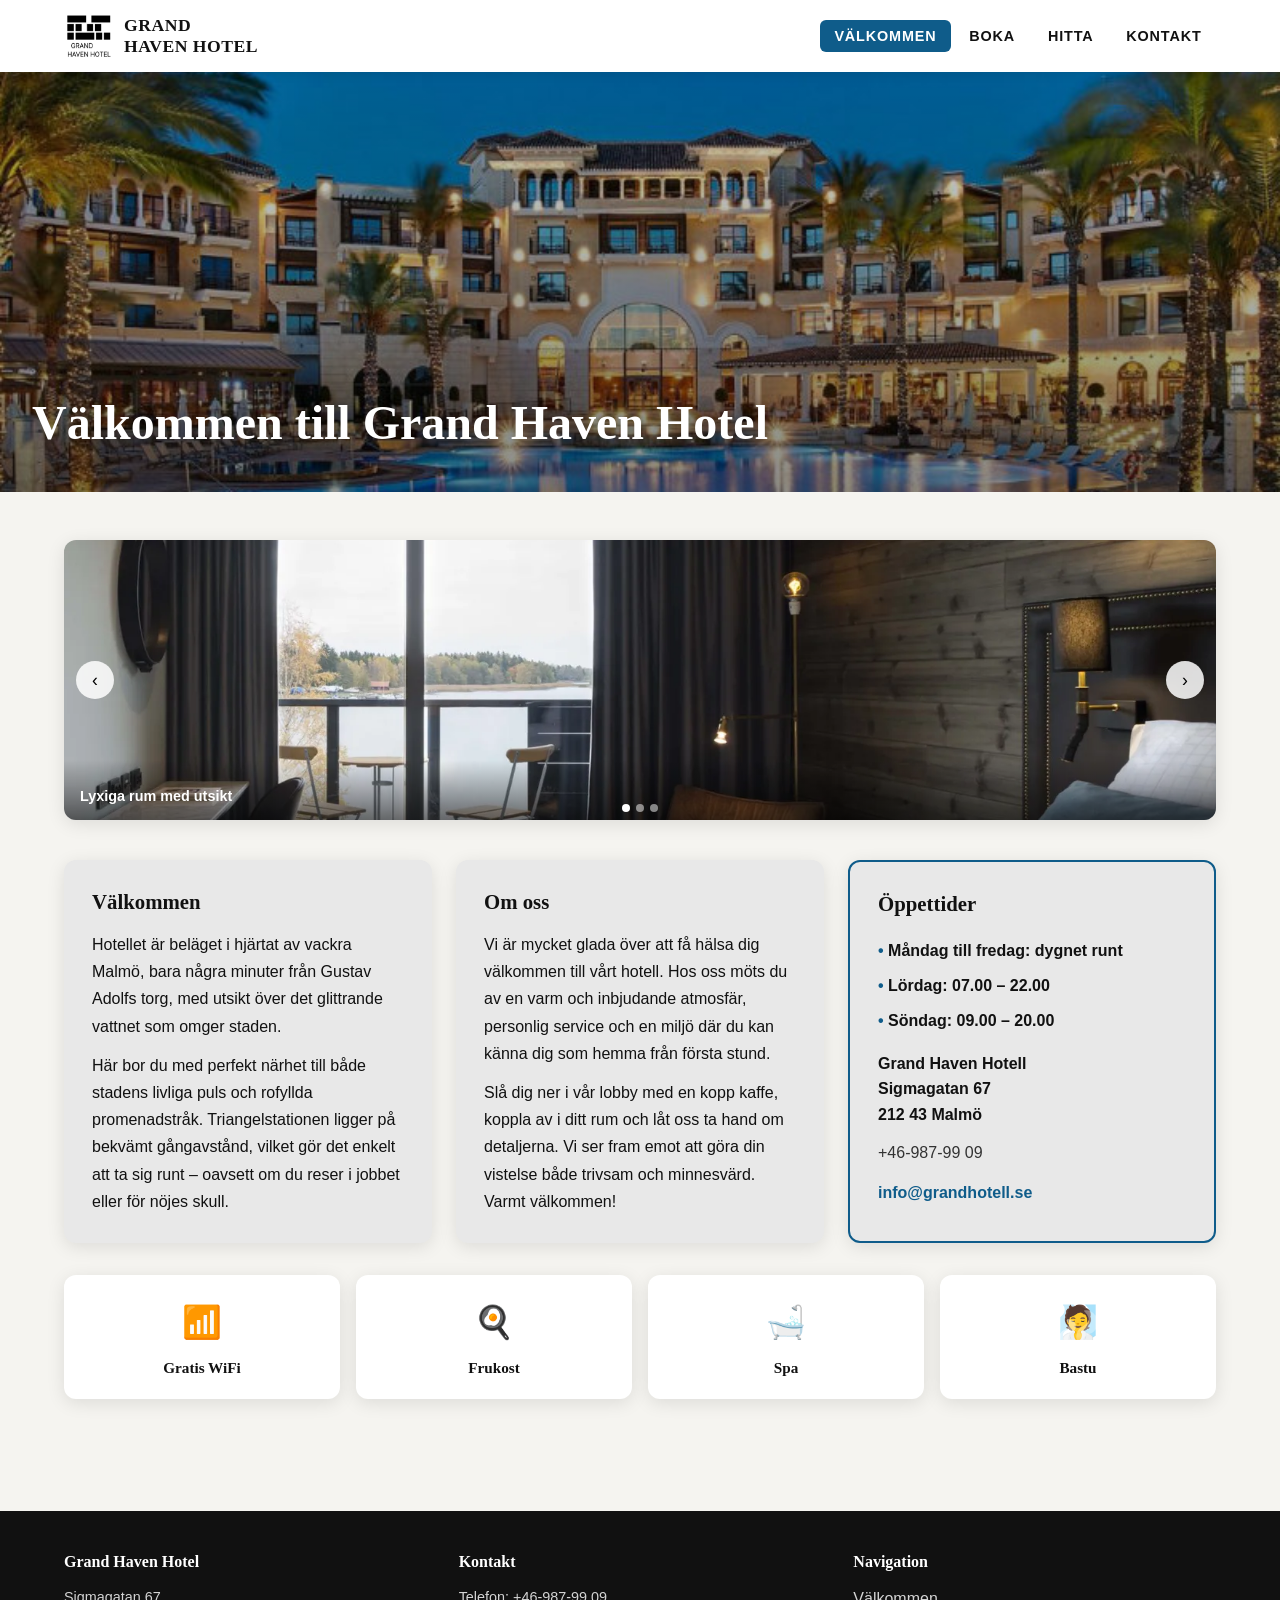
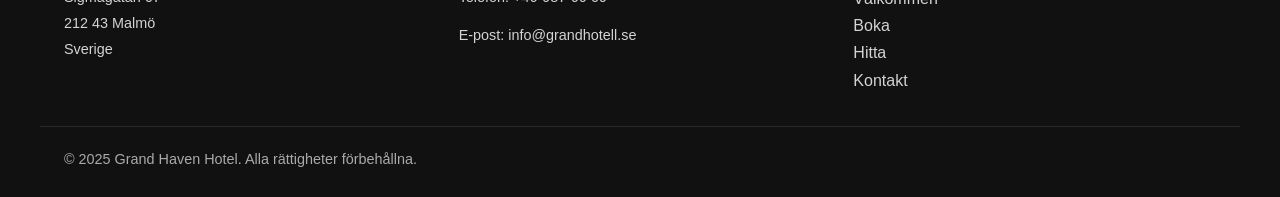
<file: index.html>
<!DOCTYPE html>
<html lang="sv">
<head>
  <meta charset="UTF-8">
  <meta name="viewport" content="width=device-width, initial-scale=1.0">
  <title>Grand Haven Hotel - Startsida</title>
  <meta name="description" content="Grand Haven Hotel i hjärtat av Malmö. Lyxigt boende nära Gustav Adolfs torg med utsikt över vattnet. Välkommen till oss.">
  <link rel="stylesheet" href="style.css">
  <script src="script.js" defer></script>
</head>
<body>

  <!-- HEADER -->
  <header>
    <div class="header-inner">
      <a href="index.html" class="logo" aria-label="Grand Haven Hotel startsida">
        <img src="logo.webp" alt="Grand Haven Hotel logotyp" class="logo-icon">
        <span class="logo-text">GRAND<br>HAVEN HOTEL</span>
      </a>
      <nav aria-label="Huvudmeny">
        <ul>
          <li><a href="index.html" class="active">Välkommen</a></li>
          <li><a href="boka.html">Boka</a></li>
          <li><a href="hitta.html">Hitta</a></li>
          <li><a href="kontakt.html">Kontakt</a></li>
        </ul>
      </nav>
      <button class="hamburger" aria-label="Öppna meny" aria-expanded="false" aria-controls="mobile-nav">
        <span></span><span></span><span></span>
      </button>
    </div>
  </header>

  <!-- MOBILE NAV -->
  <nav class="mobile-nav" id="mobile-nav" aria-label="Mobilmeny">
    <a href="index.html" class="active">Välkommen</a>
    <a href="boka.html">Boka</a>
    <a href="hitta.html">Hitta</a>
    <a href="kontakt.html">Kontakt</a>
  </nav>

  <!-- HERO -->
  <section class="hero" aria-label="Hotellvy">
    <img src="hero.webp" alt="Utsikt från Grand Haven Hotel" width="1400" height="420">
    <div class="hero-overlay">
      <h1 class="hero-title">Välkommen till Grand Haven Hotel</h1>
    </div>
  </section>

  <!-- MAIN CONTENT -->
  <main class="page-content">
    <div class="container">

      <!-- Slideshow -->
      <div class="slideshow" role="region" aria-label="Bildspel av hotellet">
        <div class="slide active">
          <img src="rum.webp" alt="Hotellrum på Grand Haven Hotel" width="1200" height="280">
          <div class="slide-caption">Lyxiga rum med utsikt</div>
        </div>
        <div class="slide">
          <img src="lobby.webp" alt="Lobbyn på Grand Haven Hotel" width="1200" height="280">
          <div class="slide-caption">Välkomnande lobby</div>
        </div>
        <div class="slide">
          <img src="spa.webp" alt="Spa på Grand Haven Hotel" width="1200" height="280">
          <div class="slide-caption">Exklusivt spa och bastu</div>
        </div>
        <button class="slide-btn prev" aria-label="Föregående bild">&#8249;</button>
        <button class="slide-btn next" aria-label="Nästa bild">&#8250;</button>
        <div class="slide-dots" aria-hidden="true">
          <span class="dot"></span>
          <span class="dot"></span>
          <span class="dot"></span>
        </div>
      </div>

      <!-- Three columns -->
      <div class="grid-3" style="margin-top: 2.5rem;">

        <div class="card">
          <h2>Välkommen</h2>
          <p>Hotellet är beläget i hjärtat av vackra Malmö, bara några minuter från Gustav Adolfs torg, med utsikt över det glittrande vattnet som omger staden.</p>
          <p>Här bor du med perfekt närhet till både stadens livliga puls och rofyllda promenadstråk. Triangelstationen ligger på bekvämt gångavstånd, vilket gör det enkelt att ta sig runt – oavsett om du reser i jobbet eller för nöjes skull.</p>
        </div>

        <div class="card">
          <h2>Om oss</h2>
          <p>Vi är mycket glada över att få hälsa dig välkommen till vårt hotell. Hos oss möts du av en varm och inbjudande atmosfär, personlig service och en miljö där du kan känna dig som hemma från första stund.</p>
          <p>Slå dig ner i vår lobby med en kopp kaffe, koppla av i ditt rum och låt oss ta hand om detaljerna. Vi ser fram emot att göra din vistelse både trivsam och minnesvärd. Varmt välkommen!</p>
        </div>

        <div class="card card-accent">
          <h2>Öppettider</h2>
          <ul class="hours-list">
            <li>Måndag till fredag: dygnet runt</li>
            <li>Lördag: 07.00 – 22.00</li>
            <li>Söndag: 09.00 – 20.00</li>
          </ul>
          <p class="contact-address">Grand Haven Hotell<br>Sigmagatan 67<br>212 43 Malmö</p>
          <p class="contact-phone">+46-987-99 09</p>
          <p class="contact-email">info@grandhotell.se</p>
        </div>

      </div>

      <!-- Services -->
      <div class="services" role="region" aria-label="Hotellets tjänster">
        <div class="service-item">
          <div class="service-icon" aria-hidden="true">&#x1F4F6;</div>
          <h3>Gratis WiFi</h3>
        </div>
        <div class="service-item">
          <div class="service-icon" aria-hidden="true">&#x1F373;</div>
          <h3>Frukost</h3>
        </div>
        <div class="service-item">
          <div class="service-icon" aria-hidden="true">&#x1F6C1;</div>
          <h3>Spa</h3>
        </div>
        <div class="service-item">
          <div class="service-icon" aria-hidden="true">&#x1F9D6;</div>
          <h3>Bastu</h3>
        </div>
      </div>

    </div>
  </main>

  <!-- FOOTER -->
  <footer>
    <div class="footer-inner">
      <div>
        <h3>Grand Haven Hotel</h3>
        <address>
          Sigmagatan 67<br>
          212 43 Malmö<br>
          Sverige
        </address>
      </div>
      <div>
        <h3>Kontakt</h3>
        <p>Telefon: +46-987-99 09</p>
        <p>E-post: <a href="mailto:info@grandhotell.se">info@grandhotell.se</a></p>
      </div>
      <div>
        <h3>Navigation</h3>
        <ul>
          <li><a href="index.html">Välkommen</a></li>
          <li><a href="boka.html">Boka</a></li>
          <li><a href="hitta.html">Hitta</a></li>
          <li><a href="kontakt.html">Kontakt</a></li>
        </ul>
      </div>
    </div>
    <div class="footer-bottom">
      <p>&copy; 2025 Grand Haven Hotel. Alla rättigheter förbehållna.</p>
    </div>
  </footer>

</body>
</html>
</file>
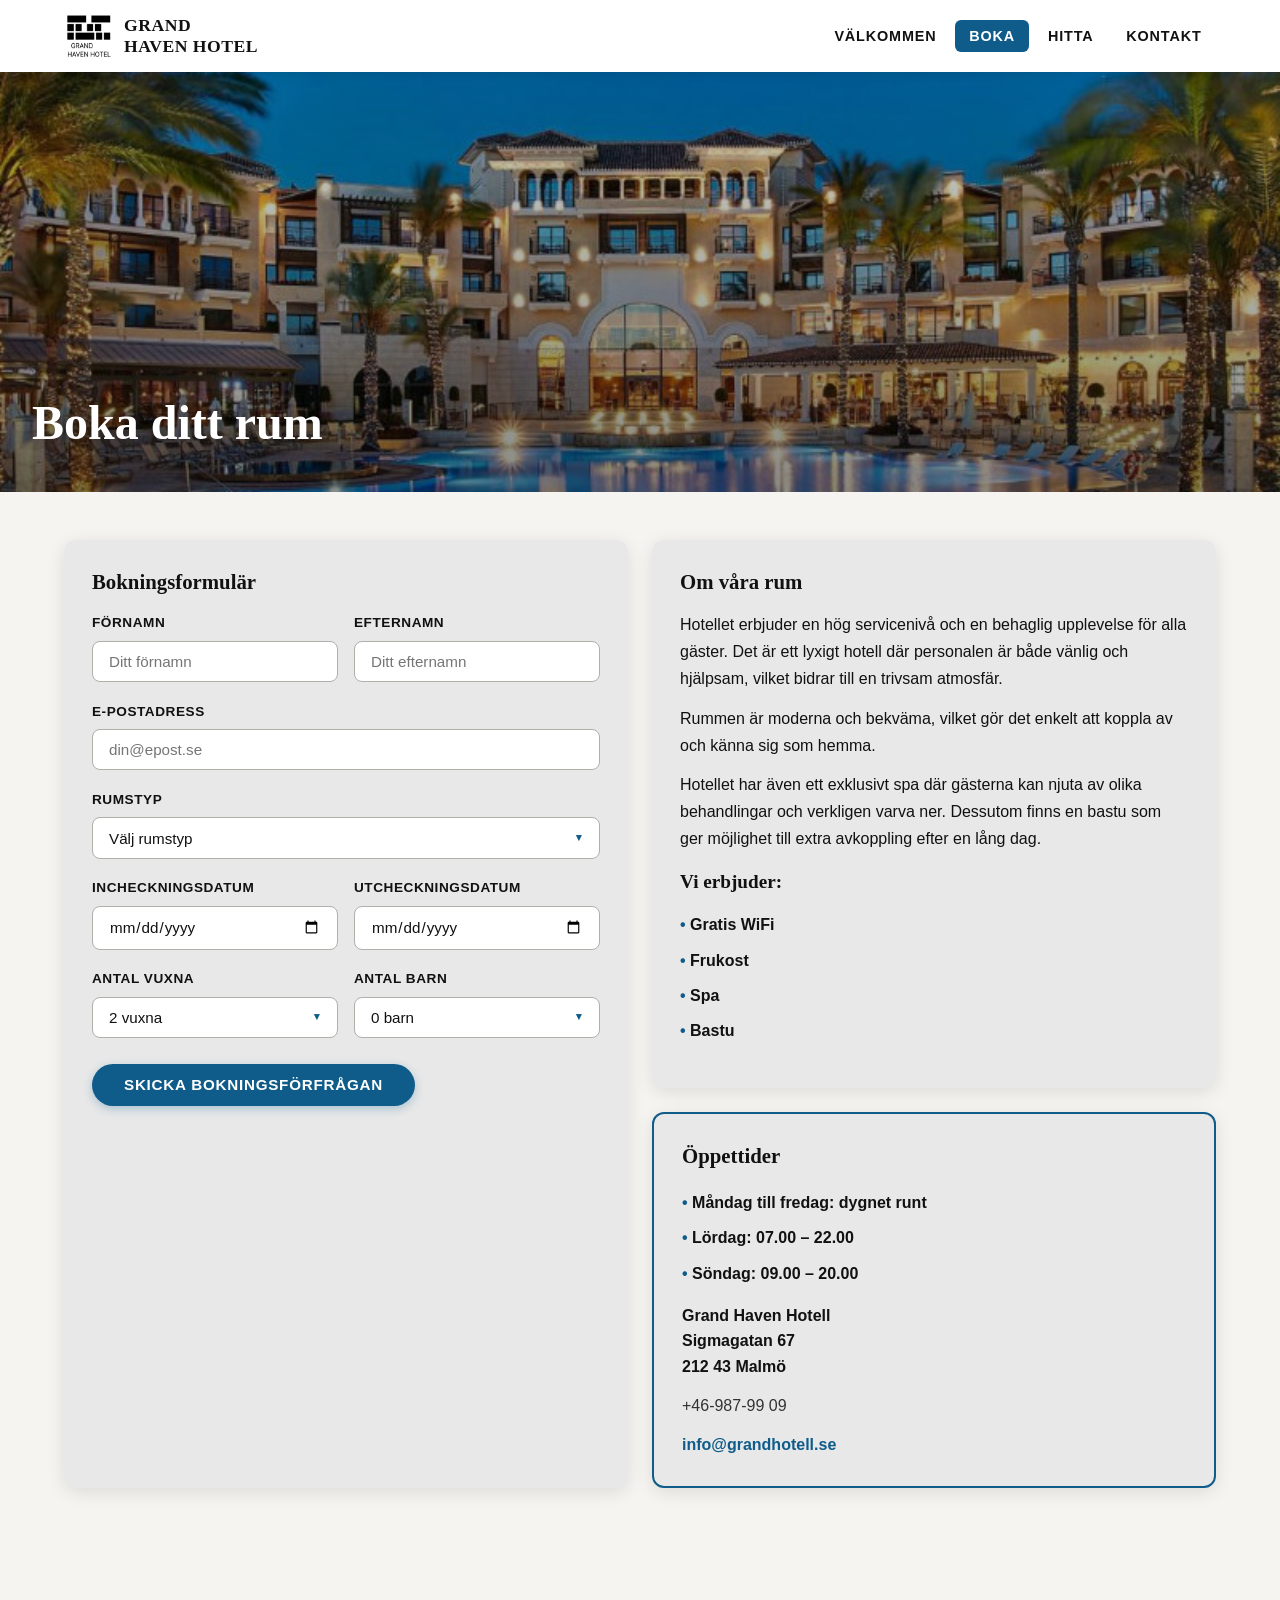
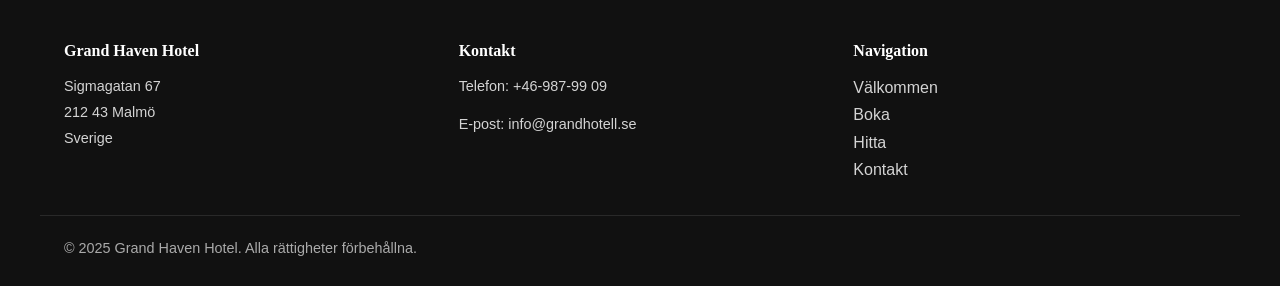
<file: boka.html>
<!DOCTYPE html>
<html lang="sv">
<head>
  <meta charset="UTF-8">
  <meta name="viewport" content="width=device-width, initial-scale=1.0">
  <title>Grand Haven Hotel - Boka rum</title>
  <meta name="description" content="Boka ditt rum på Grand Haven Hotel i Malmö. Välj rumstyp, datum och antal gäster enkelt och snabbt.">
  <link rel="stylesheet" href="style.css">
  <script src="script.js" defer></script>
</head>
<body>

  <!-- HEADER -->
  <header>
    <div class="header-inner">
      <a href="index.html" class="logo" aria-label="Grand Haven Hotel startsida">
        <img src="logo.webp" alt="Grand Haven Hotel logotyp" class="logo-icon">
        <span class="logo-text">GRAND<br>HAVEN HOTEL</span>
      </a>
      <nav aria-label="Huvudmeny">
        <ul>
          <li><a href="index.html">Välkommen</a></li>
          <li><a href="boka.html" class="active">Boka</a></li>
          <li><a href="hitta.html">Hitta</a></li>
          <li><a href="kontakt.html">Kontakt</a></li>
        </ul>
      </nav>
      <button class="hamburger" aria-label="Öppna meny" aria-expanded="false" aria-controls="mobile-nav">
        <span></span><span></span><span></span>
      </button>
    </div>
  </header>

  <!-- MOBILE NAV -->
  <nav class="mobile-nav" id="mobile-nav" aria-label="Mobilmeny">
    <a href="index.html">Välkommen</a>
    <a href="boka.html" class="active">Boka</a>
    <a href="hitta.html">Hitta</a>
    <a href="kontakt.html">Kontakt</a>
  </nav>

  <!-- HERO -->
  <section class="hero" aria-label="Hotellbild">
    <img src="hero.webp" alt="Grand Haven Hotel" width="1400" height="420">
    <div class="hero-overlay">
      <h1 class="hero-title">Boka ditt rum</h1>
    </div>
  </section>

  <!-- MAIN -->
  <main class="page-content">
    <div class="container">
      <div class="grid-2">

        <!-- Booking form -->
        <div class="card">
          <h2>Bokningsformulär</h2>

          <div class="form-row">
            <div class="form-group">
              <label for="fornamn">Förnamn</label>
              <input type="text" id="fornamn" name="fornamn" placeholder="Ditt förnamn" autocomplete="given-name">
            </div>
            <div class="form-group">
              <label for="efternamn">Efternamn</label>
              <input type="text" id="efternamn" name="efternamn" placeholder="Ditt efternamn" autocomplete="family-name">
            </div>
          </div>

          <div class="form-group">
            <label for="epost-boka">E-postadress</label>
            <input type="email" id="epost-boka" name="epost" placeholder="din@epost.se" autocomplete="email">
          </div>

          <div class="form-group">
            <label for="rumstyp">Rumstyp</label>
            <div class="select-wrapper">
              <select id="rumstyp" name="rumstyp">
                <option value="">Välj rumstyp</option>
                <option value="standard">Standardrum</option>
                <option value="deluxe">Deluxerum</option>
                <option value="svit">Svit</option>
                <option value="familj">Familjerum</option>
              </select>
            </div>
          </div>

          <div class="form-row">
            <div class="form-group">
              <label for="incheckning">Incheckningsdatum</label>
              <input type="date" id="incheckning" name="incheckning">
            </div>
            <div class="form-group">
              <label for="utcheckning">Utcheckningsdatum</label>
              <input type="date" id="utcheckning" name="utcheckning">
            </div>
          </div>

          <div class="form-row">
            <div class="form-group">
              <label for="vuxna">Antal vuxna</label>
              <div class="select-wrapper">
                <select id="vuxna" name="vuxna">
                  <option value="1">1 vuxen</option>
                  <option value="2" selected>2 vuxna</option>
                  <option value="3">3 vuxna</option>
                  <option value="4">4 vuxna</option>
                </select>
              </div>
            </div>
            <div class="form-group">
              <label for="barn">Antal barn</label>
              <div class="select-wrapper">
                <select id="barn" name="barn">
                  <option value="0" selected>0 barn</option>
                  <option value="1">1 barn</option>
                  <option value="2">2 barn</option>
                  <option value="3">3 barn</option>
                </select>
              </div>
            </div>
          </div>

          <button type="button" class="btn" style="margin-top: 0.5rem;">Skicka bokningsförfrågan</button>
        </div>

        <!-- Info panel -->
        <div>
          <div class="card" style="margin-bottom: 1.5rem;">
            <h2>Om våra rum</h2>
            <p>Hotellet erbjuder en hög servicenivå och en behaglig upplevelse för alla gäster. Det är ett lyxigt hotell där personalen är både vänlig och hjälpsam, vilket bidrar till en trivsam atmosfär.</p>
            <p>Rummen är moderna och bekväma, vilket gör det enkelt att koppla av och känna sig som hemma.</p>
            <p>Hotellet har även ett exklusivt spa där gästerna kan njuta av olika behandlingar och verkligen varva ner. Dessutom finns en bastu som ger möjlighet till extra avkoppling efter en lång dag.</p>
            <h3 style="margin-top: 1rem; margin-bottom: 0.5rem;">Vi erbjuder:</h3>
            <ul class="hours-list">
              <li>Gratis WiFi</li>
              <li>Frukost</li>
              <li>Spa</li>
              <li>Bastu</li>
            </ul>
          </div>

          <div class="card card-accent">
            <h2>Öppettider</h2>
            <ul class="hours-list">
              <li>Måndag till fredag: dygnet runt</li>
              <li>Lördag: 07.00 – 22.00</li>
              <li>Söndag: 09.00 – 20.00</li>
            </ul>
            <p class="contact-address">Grand Haven Hotell<br>Sigmagatan 67<br>212 43 Malmö</p>
            <p class="contact-phone">+46-987-99 09</p>
            <p class="contact-email">info@grandhotell.se</p>
          </div>
        </div>

      </div>
    </div>
  </main>

  <!-- FOOTER -->
  <footer>
    <div class="footer-inner">
      <div>
        <h3>Grand Haven Hotel</h3>
        <address>
          Sigmagatan 67<br>
          212 43 Malmö<br>
          Sverige
        </address>
      </div>
      <div>
        <h3>Kontakt</h3>
        <p>Telefon: +46-987-99 09</p>
        <p>E-post: <a href="mailto:info@grandhotell.se">info@grandhotell.se</a></p>
      </div>
      <div>
        <h3>Navigation</h3>
        <ul>
          <li><a href="index.html">Välkommen</a></li>
          <li><a href="boka.html">Boka</a></li>
          <li><a href="hitta.html">Hitta</a></li>
          <li><a href="kontakt.html">Kontakt</a></li>
        </ul>
      </div>
    </div>
    <div class="footer-bottom">
      <p>&copy; 2025 Grand Haven Hotel. Alla rättigheter förbehållna.</p>
    </div>
  </footer>

</body>
</html>
</file>
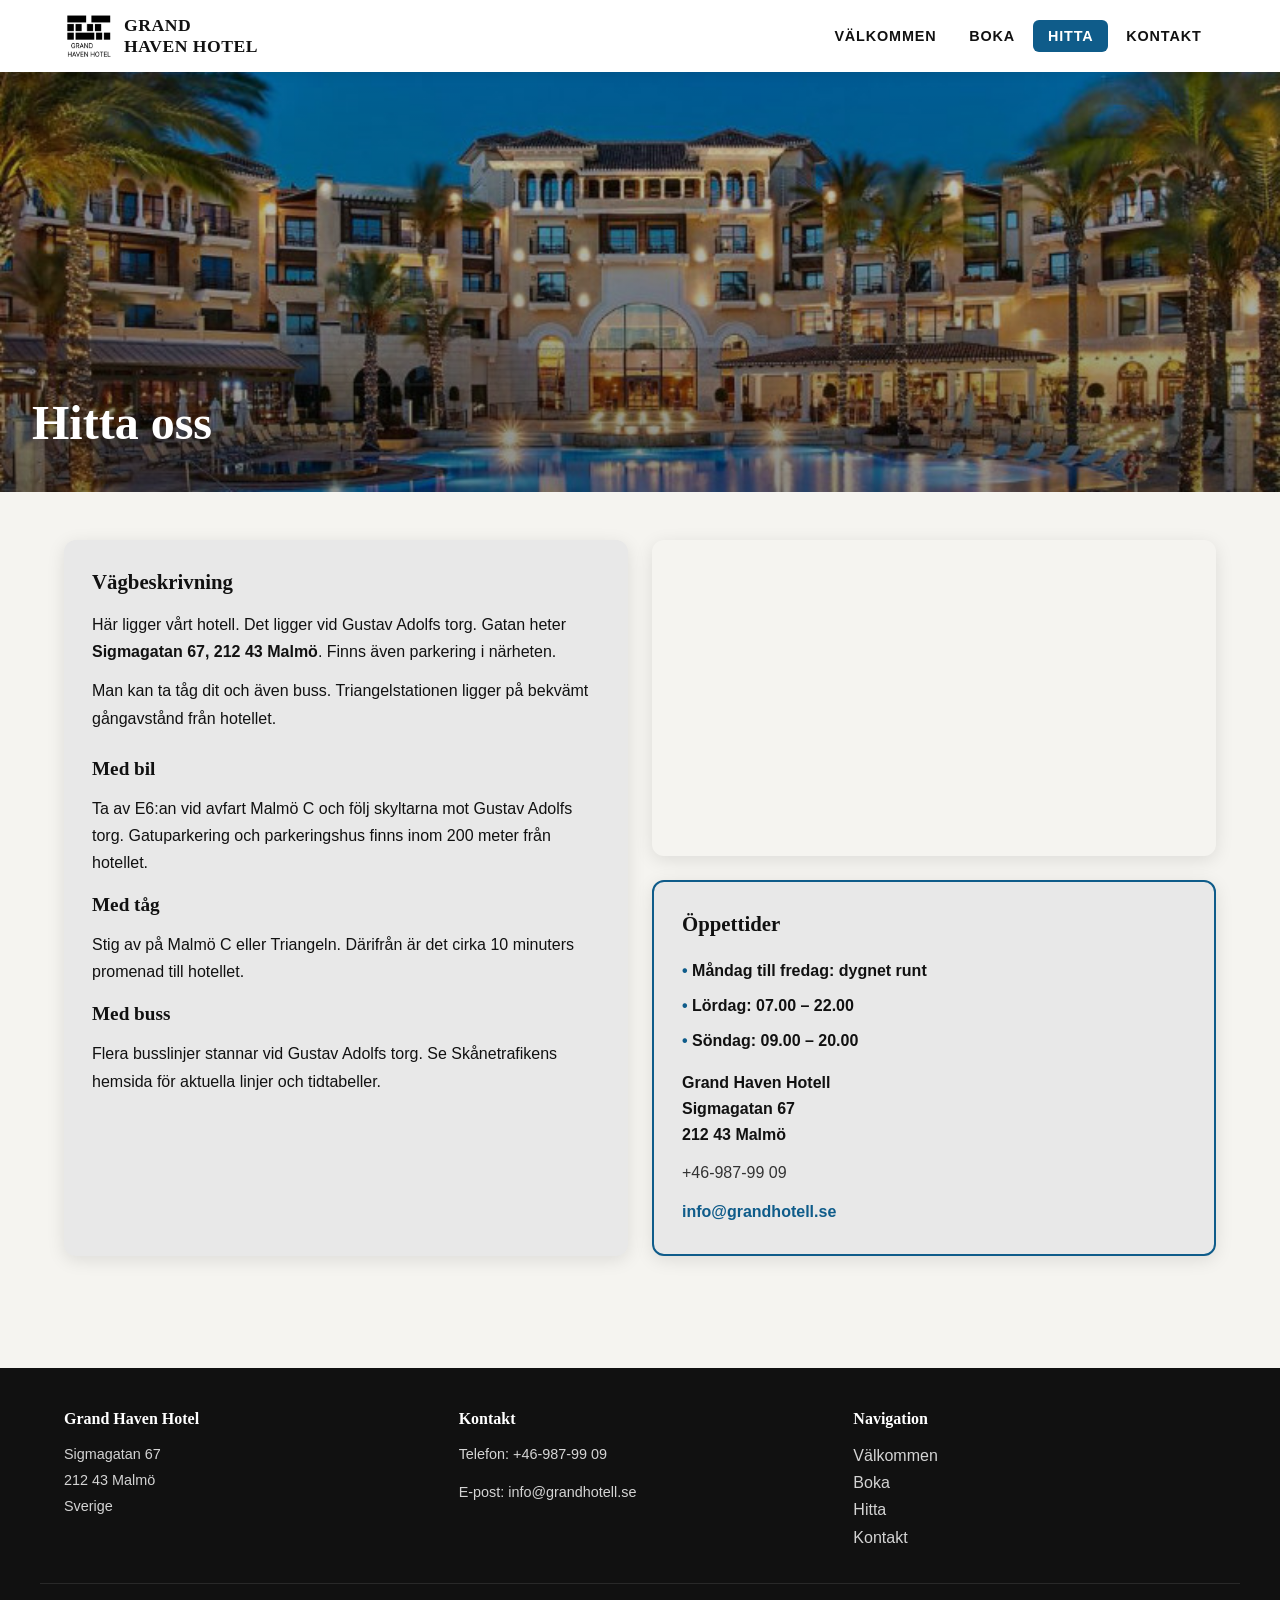
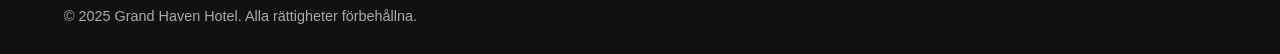
<file: hitta.html>
<!DOCTYPE html>
<html lang="sv">
<head>
  <meta charset="UTF-8">
  <meta name="viewport" content="width=device-width, initial-scale=1.0">
  <title>Grand Haven Hotel - Hitta oss</title>
  <meta name="description" content="Hitta Grand Haven Hotel i Malmö. Vi ligger vid Gustav Adolfs torg, Sigmagatan 67, 212 43 Malmö. Vägbeskrivning med bil, tåg och buss.">
  <link rel="stylesheet" href="style.css">
  <script src="script.js" defer></script>
</head>
<body>

  <!-- HEADER -->
  <header>
    <div class="header-inner">
      <a href="index.html" class="logo" aria-label="Grand Haven Hotel startsida">
        <img src="logo.webp" alt="Grand Haven Hotel logotyp" class="logo-icon">
        <span class="logo-text">GRAND<br>HAVEN HOTEL</span>
      </a>
      <nav aria-label="Huvudmeny">
        <ul>
          <li><a href="index.html">Välkommen</a></li>
          <li><a href="boka.html">Boka</a></li>
          <li><a href="hitta.html" class="active">Hitta</a></li>
          <li><a href="kontakt.html">Kontakt</a></li>
        </ul>
      </nav>
      <button class="hamburger" aria-label="Öppna meny" aria-expanded="false" aria-controls="mobile-nav">
        <span></span><span></span><span></span>
      </button>
    </div>
  </header>

  <!-- MOBILE NAV -->
  <nav class="mobile-nav" id="mobile-nav" aria-label="Mobilmeny">
    <a href="index.html">Välkommen</a>
    <a href="boka.html">Boka</a>
    <a href="hitta.html" class="active">Hitta</a>
    <a href="kontakt.html">Kontakt</a>
  </nav>

  <!-- HERO -->
  <section class="hero" aria-label="Hotellbild">
    <img src="hero.webp" alt="Grand Haven Hotel" width="1400" height="420">
    <div class="hero-overlay">
      <h1 class="hero-title">Hitta oss</h1>
    </div>
  </section>

  <!-- MAIN -->
  <main class="page-content">
    <div class="container">
      <div class="grid-2">

        <!-- Text info -->
        <div class="card">
          <h2>Vägbeskrivning</h2>
          <p>Här ligger vårt hotell. Det ligger vid Gustav Adolfs torg. Gatan heter <strong>Sigmagatan 67, 212 43 Malmö</strong>. Finns även parkering i närheten.</p>
          <p>Man kan ta tåg dit och även buss. Triangelstationen ligger på bekvämt gångavstånd från hotellet.</p>

          <h3 style="margin-top: 1.5rem; margin-bottom: 0.75rem;">Med bil</h3>
          <p>Ta av E6:an vid avfart Malmö C och följ skyltarna mot Gustav Adolfs torg. Gatuparkering och parkeringshus finns inom 200 meter från hotellet.</p>

          <h3 style="margin-top: 1rem; margin-bottom: 0.75rem;">Med tåg</h3>
          <p>Stig av på Malmö C eller Triangeln. Därifrån är det cirka 10 minuters promenad till hotellet.</p>

          <h3 style="margin-top: 1rem; margin-bottom: 0.75rem;">Med buss</h3>
          <p>Flera busslinjer stannar vid Gustav Adolfs torg. Se Skånetrafikens hemsida för aktuella linjer och tidtabeller.</p>
        </div>

        <!-- Map -->
        <div>
         <div class="map-container">
  <iframe
    title="Grand Haven Hotel karta"
    src="https://www.google.com/maps/embed?pb=!1m18!1m12!1m3!1d2253.9792509966633!2d12.997978076905559!3d55.6023747730289!2m3!1f0!2f0!3f0!3m2!1i1024!2i768!4f13.1!3m3!1m2!1s0x4653a15627c02761%3A0x1a48e17994e28f40!2sGustav%20Adolfs%20torg%2C%20Malm%C3%B6!5e0!3m2!1ssv!2sse!4v1777969334163!5m2!1ssv!2sse"
    width="600"
    height="450"
    style="border:0;"
    allowfullscreen
    loading="lazy"
    referrerpolicy="no-referrer-when-downgrade">
  </iframe>
</div>

          <div class="card card-accent" style="margin-top: 1.5rem;">
            <h2>Öppettider</h2>
            <ul class="hours-list">
              <li>Måndag till fredag: dygnet runt</li>
              <li>Lördag: 07.00 – 22.00</li>
              <li>Söndag: 09.00 – 20.00</li>
            </ul>
            <p class="contact-address">Grand Haven Hotell<br>Sigmagatan 67<br>212 43 Malmö</p>
            <p class="contact-phone">+46-987-99 09</p>
            <p class="contact-email">info@grandhotell.se</p>
          </div>
        </div>

      </div>
    </div>
  </main>

  <!-- FOOTER -->
  <footer>
    <div class="footer-inner">
      <div>
        <h3>Grand Haven Hotel</h3>
        <address>
          Sigmagatan 67<br>
          212 43 Malmö<br>
          Sverige
        </address>
      </div>
      <div>
        <h3>Kontakt</h3>
        <p>Telefon: +46-987-99 09</p>
        <p>E-post: <a href="mailto:info@grandhotell.se">info@grandhotell.se</a></p>
      </div>
      <div>
        <h3>Navigation</h3>
        <ul>
          <li><a href="index.html">Välkommen</a></li>
          <li><a href="boka.html">Boka</a></li>
          <li><a href="hitta.html">Hitta</a></li>
          <li><a href="kontakt.html">Kontakt</a></li>
        </ul>
      </div>
    </div>
    <div class="footer-bottom">
      <p>&copy; 2025 Grand Haven Hotel. Alla rättigheter förbehållna.</p>
    </div>
  </footer>

</body>
</html>
</file>
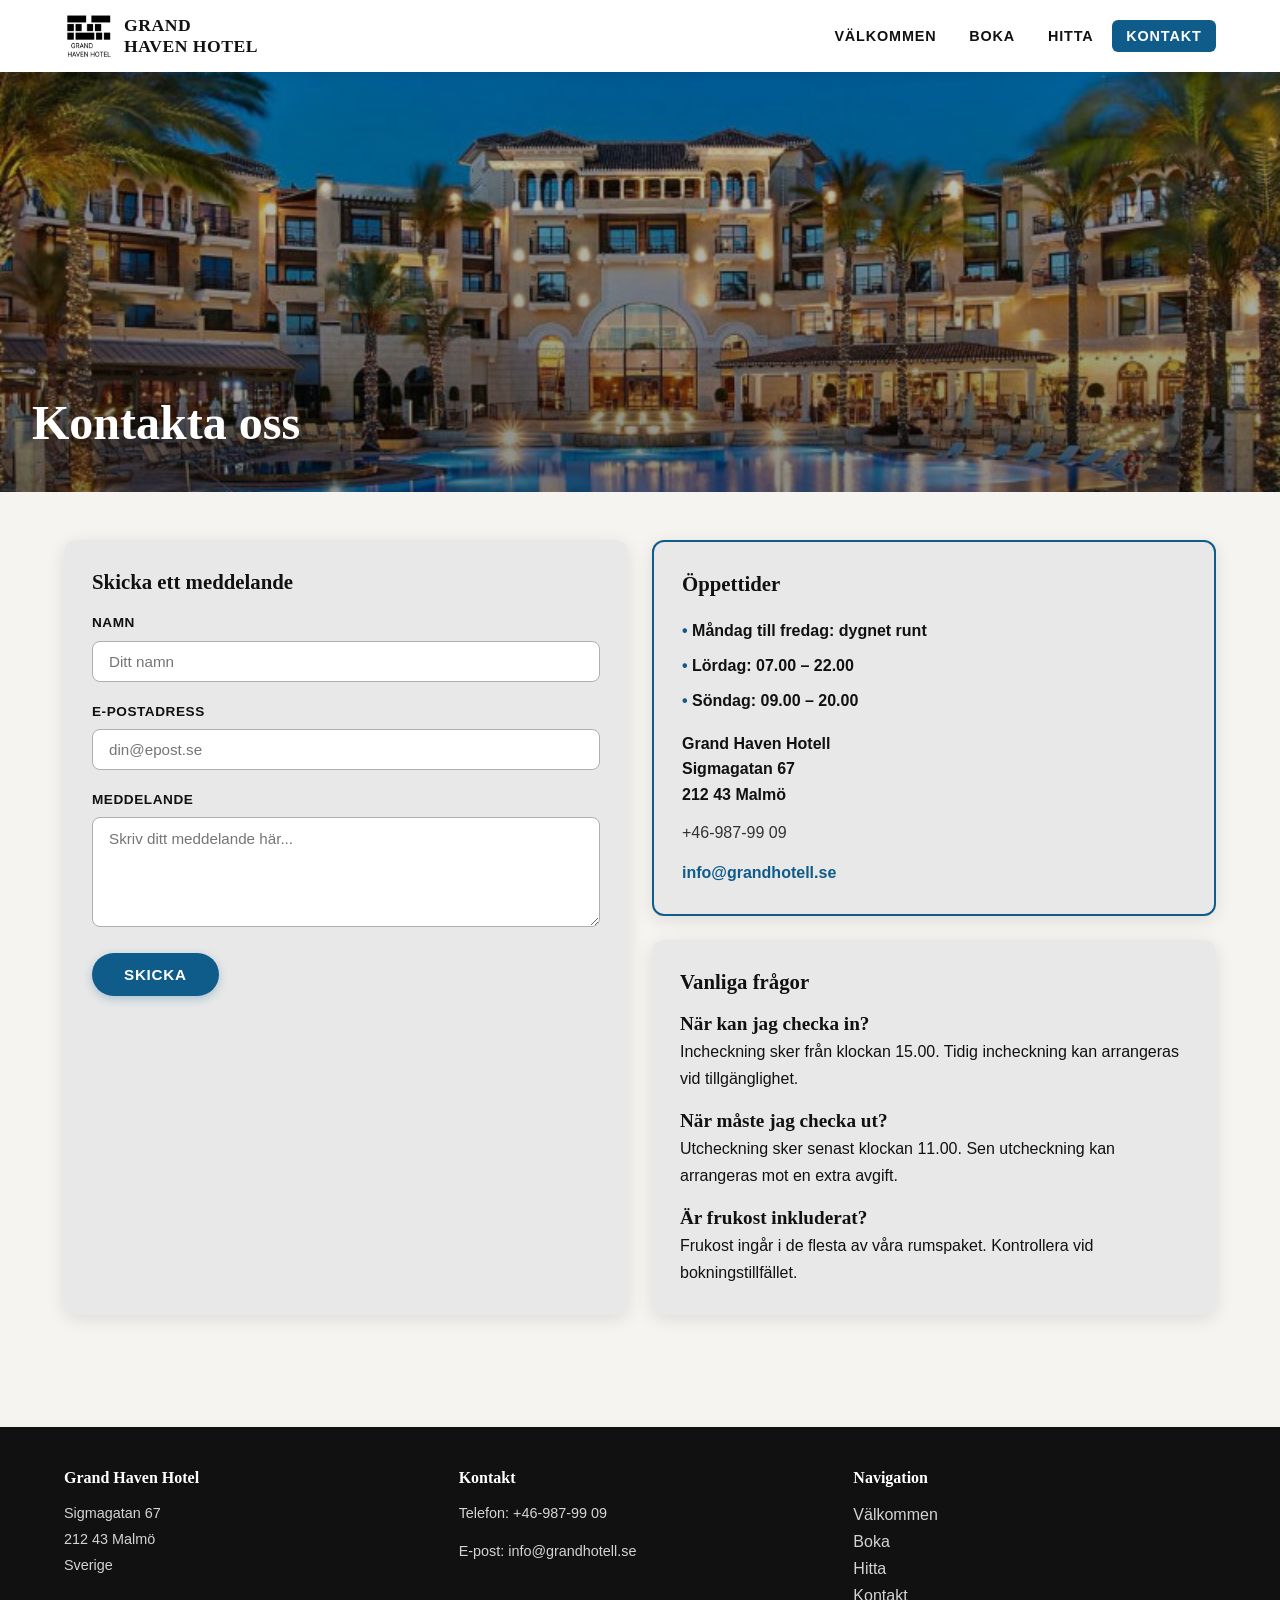
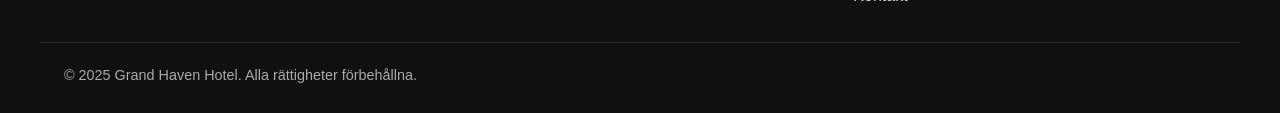
<file: kontakt.html>
<!DOCTYPE html>
<html lang="sv">
<head>
  <meta charset="UTF-8">
  <meta name="viewport" content="width=device-width, initial-scale=1.0">
  <title>Grand Haven Hotel - Kontakt</title>
  <meta name="description" content="Kontakta Grand Haven Hotel i Malmö. Skicka oss ett meddelande eller ring oss på +46-987-99 09. Vi svarar gärna på dina frågor.">
  <link rel="stylesheet" href="style.css">
  <script src="script.js" defer></script>
</head>
<body>

  <!-- HEADER -->
  <header>
    <div class="header-inner">
      <a href="index.html" class="logo" aria-label="Grand Haven Hotel startsida">
        <img src="logo.webp" alt="Grand Haven Hotel logotyp" class="logo-icon">
        <span class="logo-text">GRAND<br>HAVEN HOTEL</span>
      </a>
      <nav aria-label="Huvudmeny">
        <ul>
          <li><a href="index.html">Välkommen</a></li>
          <li><a href="boka.html">Boka</a></li>
          <li><a href="hitta.html">Hitta</a></li>
          <li><a href="kontakt.html" class="active">Kontakt</a></li>
        </ul>
      </nav>
      <button class="hamburger" aria-label="Öppna meny" aria-expanded="false" aria-controls="mobile-nav">
        <span></span><span></span><span></span>
      </button>
    </div>
  </header>

  <!-- MOBILE NAV -->
  <nav class="mobile-nav" id="mobile-nav" aria-label="Mobilmeny">
    <a href="index.html">Välkommen</a>
    <a href="boka.html">Boka</a>
    <a href="hitta.html">Hitta</a>
    <a href="kontakt.html" class="active">Kontakt</a>
  </nav>

  <!-- HERO -->
  <section class="hero" aria-label="Hotellbild">
    <img src="hero.webp" alt="Grand Haven Hotel" width="1400" height="420">
    <div class="hero-overlay">
      <h1 class="hero-title">Kontakta oss</h1>
    </div>
  </section>

  <!-- MAIN -->
  <main class="page-content">
    <div class="container">
      <div class="grid-2">

        <!-- Contact form -->
        <div class="card">
          <h2>Skicka ett meddelande</h2>

          <div class="form-group">
            <label for="namn">Namn</label>
            <input type="text" id="namn" name="namn" placeholder="Ditt namn" autocomplete="name">
          </div>

          <div class="form-group">
            <label for="epost">E-postadress</label>
            <input type="email" id="epost" name="epost" placeholder="din@epost.se" autocomplete="email">
          </div>

          <div class="form-group">
            <label for="meddelande">Meddelande</label>
            <textarea id="meddelande" name="meddelande" placeholder="Skriv ditt meddelande här..."></textarea>
          </div>

          <button type="button" class="btn">Skicka</button>
        </div>

        <!-- Contact info -->
        <div>
          <div class="card card-accent">
            <h2>Öppettider</h2>
            <ul class="hours-list">
              <li>Måndag till fredag: dygnet runt</li>
              <li>Lördag: 07.00 – 22.00</li>
              <li>Söndag: 09.00 – 20.00</li>
            </ul>
            <p class="contact-address">Grand Haven Hotell<br>Sigmagatan 67<br>212 43 Malmö</p>
            <p class="contact-phone">+46-987-99 09</p>
            <p class="contact-email">info@grandhotell.se</p>
          </div>

          <div class="card" style="margin-top: 1.5rem;">
            <h2>Vanliga frågor</h2>
            <h3>När kan jag checka in?</h3>
            <p>Incheckning sker från klockan 15.00. Tidig incheckning kan arrangeras vid tillgänglighet.</p>
            <h3 style="margin-top: 1rem;">När måste jag checka ut?</h3>
            <p>Utcheckning sker senast klockan 11.00. Sen utcheckning kan arrangeras mot en extra avgift.</p>
            <h3 style="margin-top: 1rem;">Är frukost inkluderat?</h3>
            <p>Frukost ingår i de flesta av våra rumspaket. Kontrollera vid bokningstillfället.</p>
          </div>
        </div>

      </div>
    </div>
  </main>

  <!-- FOOTER -->
  <footer>
    <div class="footer-inner">
      <div>
        <h3>Grand Haven Hotel</h3>
        <address>
          Sigmagatan 67<br>
          212 43 Malmö<br>
          Sverige
        </address>
      </div>
      <div>
        <h3>Kontakt</h3>
        <p>Telefon: +46-987-99 09</p>
        <p>E-post: <a href="mailto:info@grandhotell.se">info@grandhotell.se</a></p>
      </div>
      <div>
        <h3>Navigation</h3>
        <ul>
          <li><a href="index.html">Välkommen</a></li>
          <li><a href="boka.html">Boka</a></li>
          <li><a href="hitta.html">Hitta</a></li>
          <li><a href="kontakt.html">Kontakt</a></li>
        </ul>
      </div>
    </div>
    <div class="footer-bottom">
      <p>&copy; 2025 Grand Haven Hotel. Alla rättigheter förbehållna.</p>
    </div>
  </footer>

</body>
</html>
</file>
<file: style.css>
/* ============================
   Grand Haven Hotel - style.css
   ============================ */

/* ---------- CSS Variables ---------- */
:root {
  --color-black: #111111;
  --color-white: #ffffff;
  --color-accent: #0f5c8a;
  --color-accent-dark: #0a3f61;
  --color-bg: #f5f4f0;
  --color-card: #e8e8e8;
  --color-border: #b0afaa;
  --color-text: #111111;
  --color-text-light: #4a4a4a;
  --color-footer: #111111;
  --font-heading: 'Playfair Display', Georgia, serif;
  --font-body: 'Lato', 'Helvetica Neue', sans-serif;
  --radius: 12px;
  --shadow: 0 4px 18px rgba(0,0,0,0.10);
  --transition: 0.25s ease;
  --max-width: 1200px;
}

/* ---------- Reset ---------- */
*, *::before, *::after { box-sizing: border-box; margin: 0; padding: 0; }
html { scroll-behavior: smooth; }
body {
  font-family: var(--font-body);
  background: var(--color-bg);
  color: var(--color-text);
  font-size: 1rem;
  line-height: 1.7;
}
img { display: block; max-width: 100%; height: auto; }
a { color: inherit; text-decoration: none; }
ul { list-style: none; }

/* ---------- Google Fonts ---------- */
@import url('https://fonts.googleapis.com/css2?family=Playfair+Display:wght@400;600;700&family=Lato:wght@300;400;700&display=swap');

/* ---------- Header / Nav ---------- */
header {
  background: var(--color-white);
  box-shadow: 0 2px 10px rgba(0,0,0,0.08);
  position: sticky;
  top: 0;
  z-index: 100;
}
.header-inner {
  max-width: var(--max-width);
  margin: 0 auto;
  padding: 0 1.5rem;
  display: flex;
  align-items: center;
  justify-content: space-between;
  height: 72px;
}
.logo {
  display: flex;
  align-items: center;
  gap: 0.75rem;
}
.logo-icon {
  width: 48px;
  height: 48px;
  flex-shrink: 0;
}
.logo-text {
  font-family: var(--font-heading);
  font-size: 1.1rem;
  font-weight: 700;
  color: var(--color-black);
  line-height: 1.2;
  letter-spacing: 0.03em;
}

/* Main nav */
nav ul {
  display: flex;
  gap: 0.25rem;
}
nav ul li a {
  font-family: var(--font-body);
  font-size: 0.9rem;
  font-weight: 700;
  letter-spacing: 0.06em;
  text-transform: uppercase;
  padding: 0.5rem 0.9rem;
  border-radius: 6px;
  color: var(--color-text);
  transition: background var(--transition), color var(--transition);
}
nav ul li a:hover,
nav ul li a.active {
  background: var(--color-accent);
  color: var(--color-white);
}

/* Hamburger */
.hamburger {
  display: none;
  flex-direction: column;
  gap: 5px;
  background: none;
  border: none;
  cursor: pointer;
  padding: 0.4rem;
}
.hamburger span {
  display: block;
  width: 26px;
  height: 2px;
  background: var(--color-black);
  border-radius: 2px;
  transition: transform var(--transition), opacity var(--transition);
}
.hamburger.open span:nth-child(1) { transform: translateY(7px) rotate(45deg); }
.hamburger.open span:nth-child(2) { opacity: 0; }
.hamburger.open span:nth-child(3) { transform: translateY(-7px) rotate(-45deg); }

/* Mobile nav overlay */
.mobile-nav {
  display: none;
  position: fixed;
  inset: 72px 0 0 0;
  background: var(--color-white);
  z-index: 99;
  padding: 2rem 1.5rem;
  flex-direction: column;
  gap: 0.5rem;
}
.mobile-nav.open { display: flex; }
.mobile-nav a {
  font-family: var(--font-body);
  font-size: 1.1rem;
  font-weight: 700;
  letter-spacing: 0.05em;
  text-transform: uppercase;
  padding: 0.9rem 1.2rem;
  border-radius: 8px;
  color: var(--color-text);
  transition: background var(--transition), color var(--transition);
}
.mobile-nav a:hover,
.mobile-nav a.active {
  background: var(--color-accent);
  color: var(--color-white);
}

/* ---------- Hero ---------- */
.hero {
  width: 100%;
  height: 420px;
  overflow: hidden;
  position: relative;
}
.hero img {
  width: 100%;
  height: 100%;
  object-fit: cover;
  object-position: center 60%;
}
.hero-overlay {
  position: absolute;
  inset: 0;
  background: linear-gradient(to bottom, rgba(0,0,0,0.18), rgba(0,0,0,0.45));
  display: flex;
  align-items: flex-end;
  padding: 2.5rem 2rem;
}
.hero-title {
  font-family: var(--font-heading);
  font-size: clamp(2rem, 4vw, 3rem);
  color: var(--color-white);
  font-weight: 700;
  text-shadow: 0 2px 12px rgba(0,0,0,0.4);
  line-height: 1.2;
}

/* ---------- Container ---------- */
.container {
  max-width: var(--max-width);
  margin: 0 auto;
  padding: 0 1.5rem;
}

/* ---------- Page content ---------- */
.page-content {
  padding: 3rem 0;
}

/* ---------- Card ---------- */
.card {
  background: var(--color-card);
  border-radius: var(--radius);
  padding: 1.75rem;
  box-shadow: var(--shadow);
}
.card-accent {
  border: 2px solid var(--color-accent);
}
.card h2 {
  font-family: var(--font-heading);
  font-size: 1.3rem;
  margin-bottom: 1rem;
  color: var(--color-black);
}

/* ---------- Grid layouts ---------- */
.grid-3 {
  display: grid;
  grid-template-columns: repeat(3, 1fr);
  gap: 1.5rem;
}
.grid-2 {
  display: grid;
  grid-template-columns: repeat(2, 1fr);
  gap: 1.5rem;
}

/* ---------- Typography ---------- */
h1 { font-family: var(--font-heading); font-size: 2.2rem; font-weight: 700; line-height: 1.2; }
h2 { font-family: var(--font-heading); font-size: 1.6rem; font-weight: 600; line-height: 1.3; }
h3 { font-family: var(--font-heading); font-size: 1.2rem; font-weight: 600; line-height: 1.4; }
p { text-align: left; margin-bottom: 0.75rem; }
p:last-child { margin-bottom: 0; }

/* ---------- Opening hours list ---------- */
.hours-list {
  list-style: none;
  margin: 0.75rem 0;
}
.hours-list li {
  padding: 0.25rem 0;
  font-weight: 700;
  color: var(--color-text);
}
.hours-list li::before {
  content: '• ';
  color: var(--color-accent);
}
.contact-address {
  font-weight: 700;
  margin-top: 0.75rem;
  line-height: 1.6;
}
.contact-phone { color: #333333; margin-top: 0.5rem; }
.contact-email { font-weight: 700; color: var(--color-accent); }

/* ---------- Button ---------- */
.btn {
  display: inline-block;
  background: var(--color-accent);
  color: var(--color-white);
  font-family: var(--font-body);
  font-size: 0.95rem;
  font-weight: 700;
  letter-spacing: 0.05em;
  text-transform: uppercase;
  padding: 0.8rem 2rem;
  border-radius: 50px;
  border: none;
  cursor: pointer;
  transition: background var(--transition), transform var(--transition), box-shadow var(--transition);
  box-shadow: 0 3px 10px rgba(26,107,154,0.3);
}
.btn:hover {
  background: var(--color-accent-dark);
  transform: translateY(-2px);
  box-shadow: 0 6px 16px rgba(26,107,154,0.4);
}

/* ---------- Form ---------- */
.form-group {
  margin-bottom: 1.1rem;
}
.form-group label {
  display: block;
  font-weight: 700;
  font-size: 0.85rem;
  letter-spacing: 0.04em;
  text-transform: uppercase;
  margin-bottom: 0.4rem;
  color: var(--color-text);
}
.form-group input,
.form-group select,
.form-group textarea {
  width: 100%;
  padding: 0.7rem 1rem;
  border: 1.5px solid var(--color-border);
  border-radius: 8px;
  background: var(--color-white);
  font-family: var(--font-body);
  font-size: 0.95rem;
  color: var(--color-text);
  transition: border-color var(--transition), box-shadow var(--transition);
  appearance: none;
  -webkit-appearance: none;
}
.form-group input:focus,
.form-group select:focus,
.form-group textarea:focus {
  outline: none;
  border-color: var(--color-accent);
  box-shadow: 0 0 0 3px rgba(26,107,154,0.15);
}
.form-group textarea { resize: vertical; min-height: 110px; }
.select-wrapper { position: relative; }
.select-wrapper::after {
  content: '▼';
  font-size: 0.65rem;
  color: var(--color-accent);
  position: absolute;
  right: 1rem;
  top: 50%;
  transform: translateY(-50%);
  pointer-events: none;
}
.form-row {
  display: grid;
  grid-template-columns: 1fr 1fr;
  gap: 1rem;
}

/* ---------- Map ---------- */
.map-container {
  width: 100%;
  border-radius: var(--radius);
  overflow: hidden;
  box-shadow: var(--shadow);
  position: relative;
  padding-bottom: 56%;
  height: 0;
}
.map-container iframe {
  position: absolute;
  top: 0;
  left: 0;
  width: 100%;
  height: 100%;
  border: 0;
}

/* ---------- Services grid (start page) ---------- */
.services {
  display: grid;
  grid-template-columns: repeat(4, 1fr);
  gap: 1rem;
  margin-top: 2rem;
}
.service-item {
  background: var(--color-white);
  border-radius: var(--radius);
  padding: 1.25rem;
  text-align: center;
  box-shadow: var(--shadow);
  transition: transform var(--transition);
}
.service-item:hover { transform: translateY(-4px); }
.service-icon {
  font-size: 2rem;
  margin-bottom: 0.5rem;
}
.service-item h3 { font-size: 0.95rem; }

/* ---------- Footer ---------- */
footer {
  background: var(--color-footer);
  color: #d4d4d4;
  padding: 2.5rem 0 1.5rem;
  margin-top: 4rem;
}
.footer-inner {
  max-width: var(--max-width);
  margin: 0 auto;
  padding: 0 1.5rem;
  display: grid;
  grid-template-columns: 1fr 1fr 1fr;
  gap: 2rem;
}
footer h3 {
  font-family: var(--font-heading);
  font-size: 1rem;
  color: var(--color-white);
  margin-bottom: 0.75rem;
}
footer p, footer address { font-style: normal; line-height: 1.8; font-size: 0.9rem; }
footer a { color: #d4d4d4; transition: color var(--transition); }
footer a:hover { color: var(--color-white); }
.footer-bottom {
  max-width: var(--max-width);
  margin: 2rem auto 0;
  padding: 1.25rem 1.5rem 0;
  border-top: 1px solid rgba(255,255,255,0.1);
  font-size: 0.82rem;
  color: #aaaaaa;
  text-align: center;
}

/* ---------- Page title (no hero) ---------- */
.page-title-bar {
  background: var(--color-black);
  padding: 2.5rem 1.5rem;
  text-align: center;
}
.page-title-bar h1 {
  font-family: var(--font-heading);
  color: var(--color-white);
  font-size: clamp(1.6rem, 3vw, 2.5rem);
}

/* ---------- Slideshow ---------- */
.slideshow {
  position: relative;
  border-radius: var(--radius);
  overflow: hidden;
  box-shadow: var(--shadow);
}
.slide { display: none; }
.slide.active { display: block; }
.slide img { width: 100%; height: 280px; object-fit: cover; }
.slide-caption {
  position: absolute;
  bottom: 0;
  left: 0;
  right: 0;
  background: linear-gradient(transparent, rgba(0,0,0,0.55));
  color: var(--color-white);
  padding: 1.5rem 1rem 0.75rem;
  font-size: 0.9rem;
  font-weight: 700;
}
.slide-btn {
  position: absolute;
  top: 50%;
  transform: translateY(-50%);
  background: rgba(255,255,255,0.85);
  border: none;
  border-radius: 50%;
  width: 38px;
  height: 38px;
  font-size: 1.1rem;
  cursor: pointer;
  display: flex;
  align-items: center;
  justify-content: center;
  transition: background var(--transition);
  z-index: 2;
}
.slide-btn:hover { background: var(--color-white); }
.slide-btn.prev { left: 0.75rem; }
.slide-btn.next { right: 0.75rem; }
.slide-dots {
  position: absolute;
  bottom: 0.5rem;
  left: 50%;
  transform: translateX(-50%);
  display: flex;
  gap: 6px;
}
.dot {
  width: 8px;
  height: 8px;
  border-radius: 50%;
  background: rgba(255,255,255,0.5);
  cursor: pointer;
  transition: background var(--transition);
}
.dot.active { background: var(--color-white); }

/* ---------- Responsive ---------- */
@media (max-width: 900px) {
  .grid-3 { grid-template-columns: 1fr; }
  .services { grid-template-columns: repeat(2, 1fr); }
  .footer-inner { grid-template-columns: 1fr 1fr; }
  nav { display: none; }
  .hamburger { display: flex; }
}

@media (max-width: 600px) {
  .grid-2 { grid-template-columns: 1fr; }
  .form-row { grid-template-columns: 1fr; }
  .services { grid-template-columns: repeat(2, 1fr); }
  .footer-inner { grid-template-columns: 1fr; }
  .hero { height: 260px; }
}
</file>
